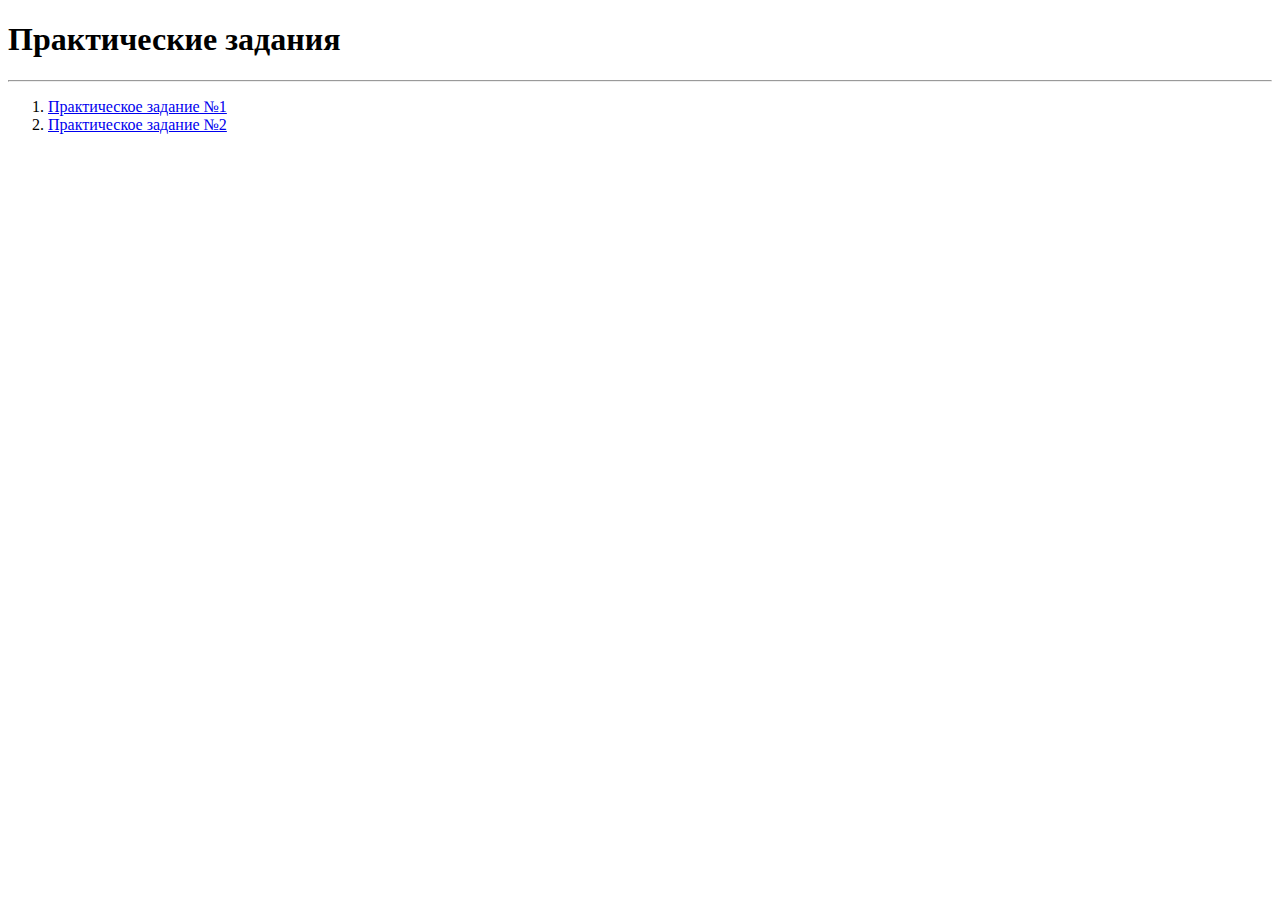
<file: index.html>
<!DOCTYPE html>
<html lang="en">
<head>
    <meta charset="UTF-8">
    <meta name="viewport" content="width=device-width, initial-scale=1.0">
    <title>Практические задания</title>
</head>
<body>
  <h1>Практические задания</h1>  
  <hr>
  <ol>
    <li> <a href="task1.html">Практическое задание №1</a></li>
    <li> <a href="task2.html">Практическое задание №2</a></li>
  </ol>
</body>
</html>
</file>
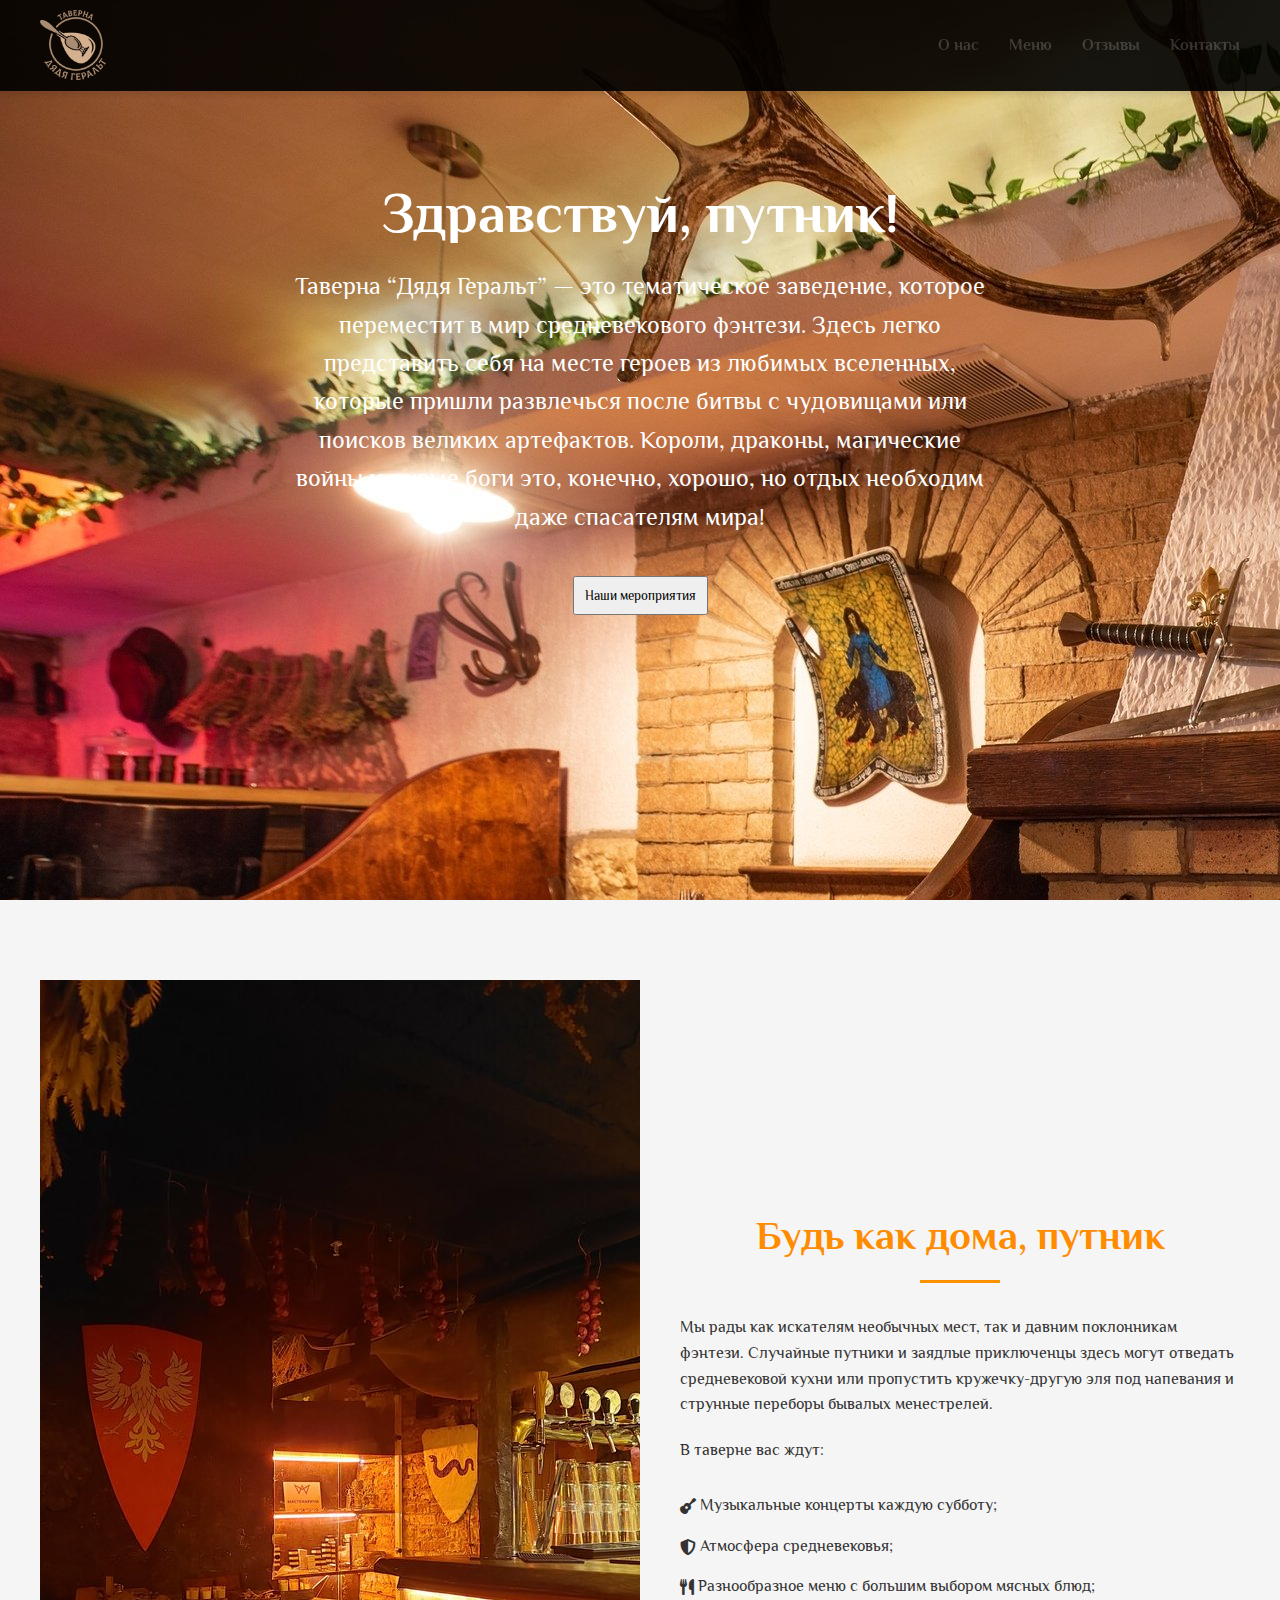
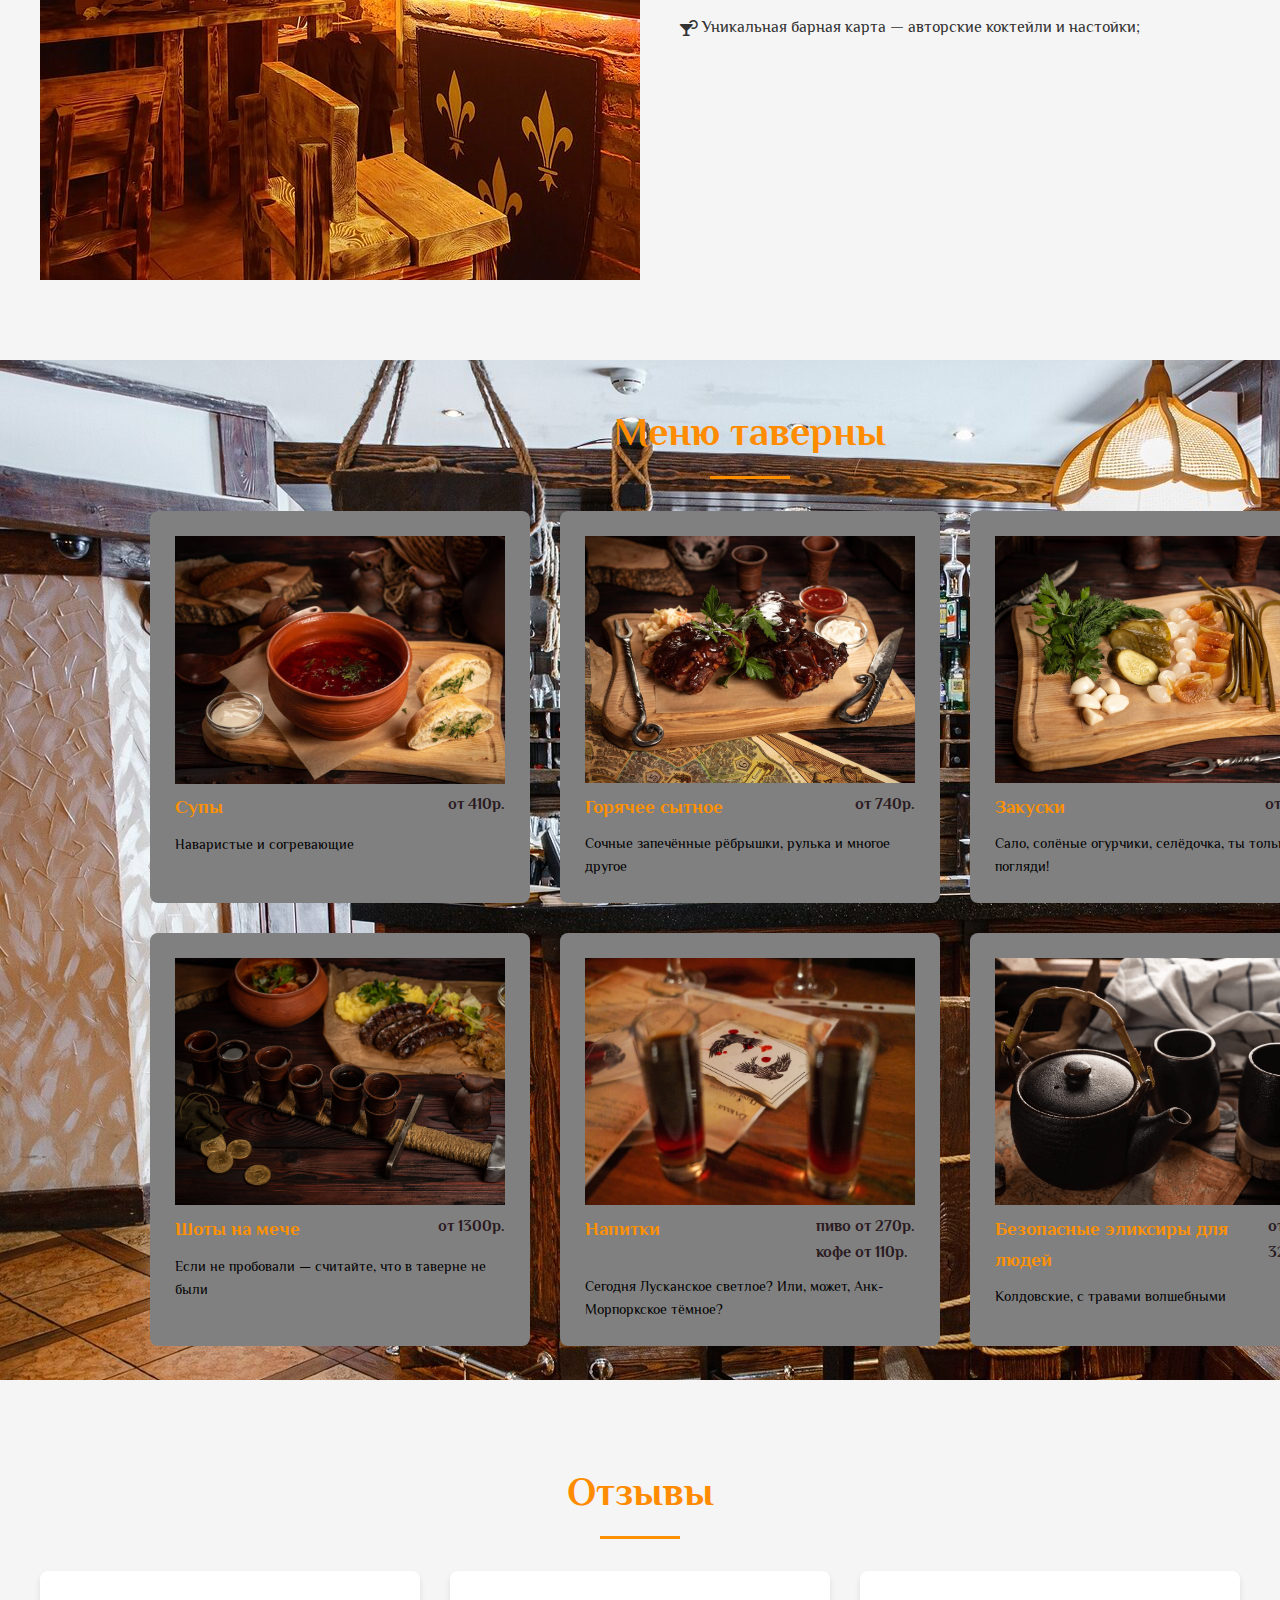
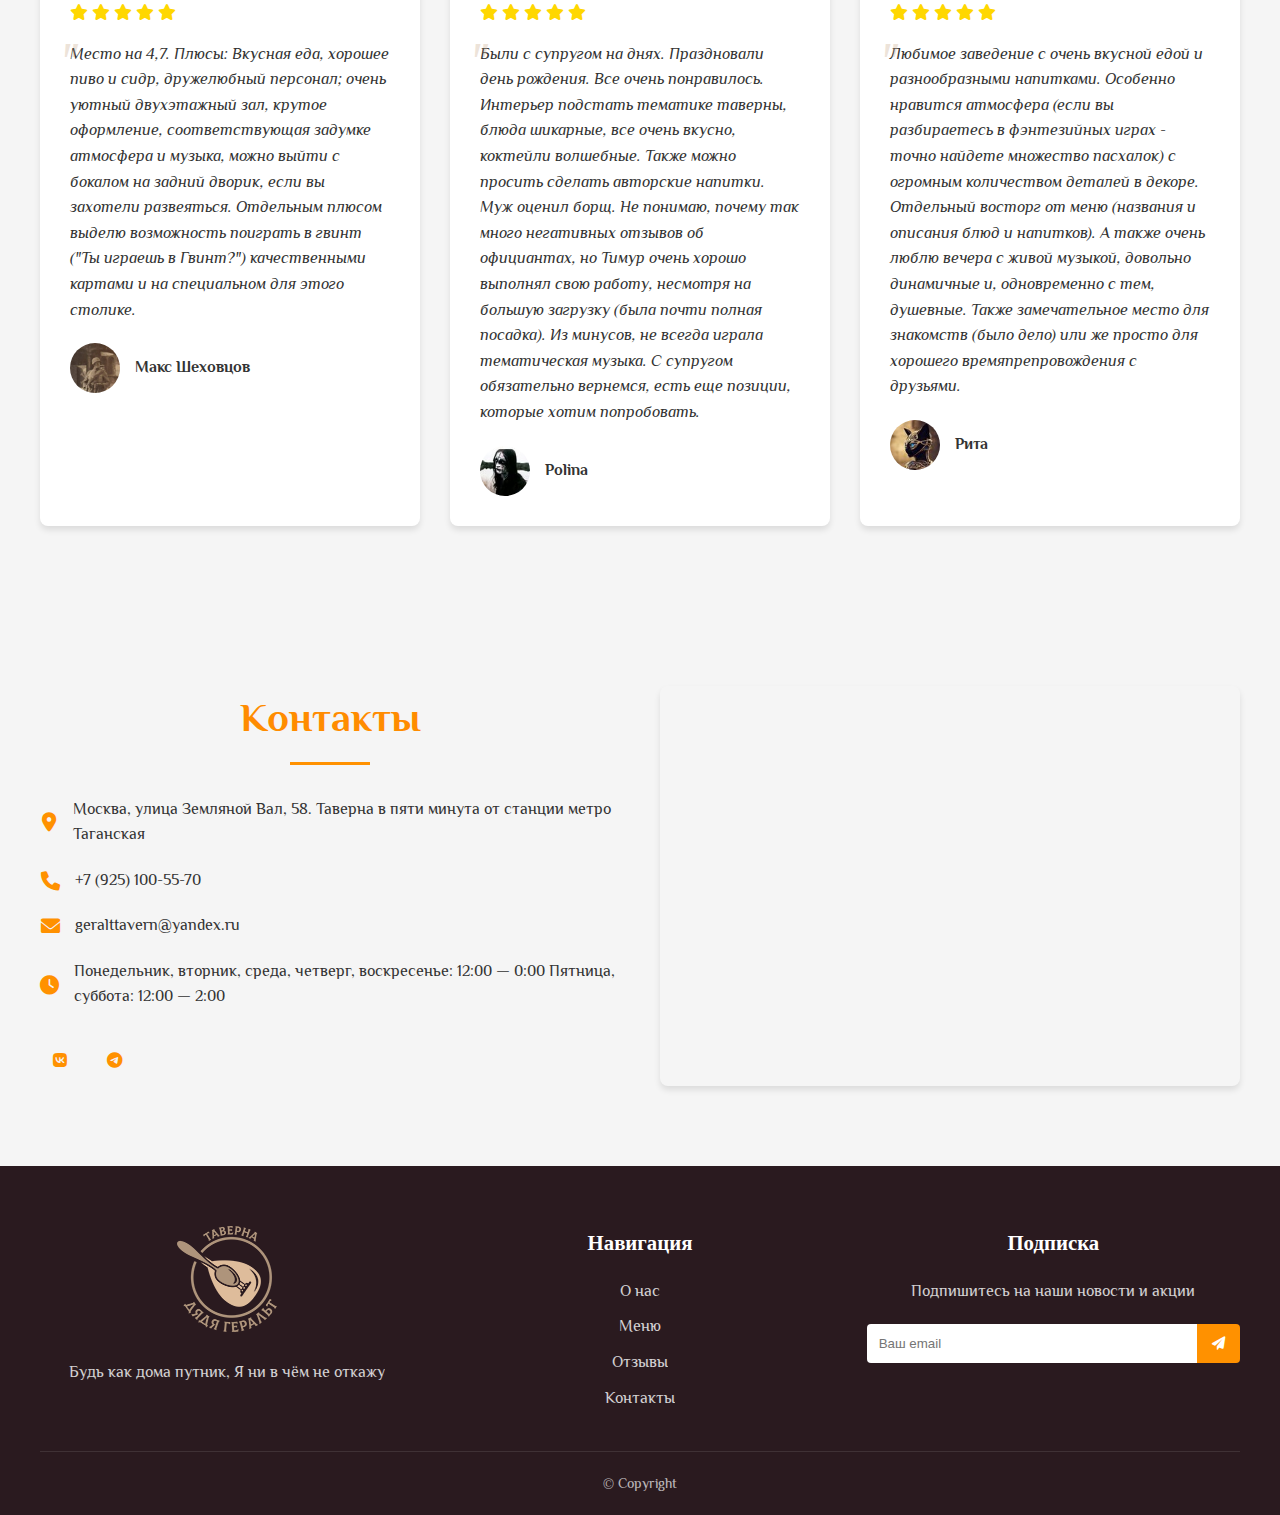
<file: final.html>
<!DOCTYPE html>
<html lang="ru">

<head>
    <meta charset="UTF-8">
    <meta name="viewport" content="width=device-width, initial-scale=1.0">
    <title>Главная - Таверна "Дядя Геральт"</title>
    <link href="https://fonts.googleapis.com/css2?family=Inter:ital,opsz,wght@0,14..32,100..900;1,14..32,100..900&family=Noto+Color+Emoji&family=Philosopher:ital,wght@0,400;0,700;1,400;1,700&family=Poppins:ital,wght@0,100;0,200;0,300;0,400;0,500;0,600;0,700;0,800;0,900;1,100;1,200;1,300;1,400;1,500;1,600;1,700;1,800;1,900&display=swap" rel="stylesheet">
    <link rel="stylesheet" href="https://cdnjs.cloudflare.com/ajax/libs/font-awesome/6.0.0-beta3/css/all.min.css">
    <link rel="stylesheet" href="css/reset.css">
    <link rel="stylesheet" href="css/styles.css">
</head>

<body>
    
    <nav class="navigation">
    <div class="container">
        <button class="close">Закрыть</button>
                <h2 class="section-title">Мероприятия</h2>
                <div class="menu__content active" id="">
                    <div class="menu__grid">
                        <div class="menu-item">
                            <div class="menu-item__header">
                                <h3 class="menu-item__title">Концерты</h3>
                                <span class="menu-item__price"><img src="images/mer1.jpg" alt="" width="150px"></span>
                            </div>
                            <p class="menu-item__description">Живая музыка
                            от средневековья до фолк-рока </p>
                        </div>
                        <div class="menu-item">
                            <div class="menu-item__header">
                                <h3 class="menu-item__title">Тематические недели</h3>
                                <span class="menu-item__price"><img src="images/mer2.jpg" alt="" width="150px"></span>
                            </div>
                            <p class="menu-item__description">Семидневные экспедиции в знаменитые фэнтези миры</p>
                        </div>
                        <div class="menu-item">
                            <div class="menu-item__header">
                                <h3 class="menu-item__title">Немного <br>волшебства</h3>
                                <span class="menu-item__price"><img src="images/mer3.jpg" alt="" width="150px"></span>
                            </div>
                            <p class="menu-item__description">Чеканные монеты, экстра подачи, бонусы и другое</p>
                        </div>
                    </div>
                </div>

            </div>
</nav>
    <header class="header">
        <div class="container">
            <div class="header__inner">
                <a href="index.html" class="logo"><img class="logoimg" src="icons/logo_3_0.png" alt="">
                <nav class="nav">
                    <ul class="nav__list">
                        <li class="nav__item"><a href="#about__content" class="nav__link">О нас</a></li>
                        <li class="nav__item"><a href="#menu" class="nav__link">Меню</a></li>
                        <li class="nav__item"><a href="#reviews" class="nav__link">Отзывы</a></li>
                        <li class="nav__item"><a href="#contacts" class="nav__link">Контакты</a></li>
                        </nav>                                             
                     </ul>

                <button class="menu-toggle" aria-label="Меню">
                    <span class="menu-toggle__line"></span>
                    <span class="menu-toggle__line"></span>
                    <span class="menu-toggle__line"></span>
                </button>
                
            </div>
        </div>
    </header>

    <main class="main">
        <section class="hero">
            <div class="container">
                <h1 class="hero__title">Здравствуй, путник!</h1>
                <p class="hero__subtitle">
                Таверна “Дядя Геральт” — это тематическое заведение, которое переместит в мир средневекового фэнтези.
                Здесь легко представить себя на месте героев из любимых вселенных, которые пришли развлечься после битвы с чудовищами или поисков великих артефактов. Короли, драконы, магические войны и живые боги это, конечно, хорошо, но отдых необходим даже спасателям мира!
                </p>
                <div class="hero__buttons">
                    <button class="show">Наши мероприятия</button>
                </div>
            </div>
        </section>

        <section id="about" class="about">
            <div class="container">
                <div class="about__inner">
<main>
    <h1 class="page-title"></h1>
    <div class="slider-container">
    <div class="slider">
      <img src="images/tavern.jpeg" alt="">
      <img src="images/tavern2.jpeg" alt="">
      <img src="images/tavern3.jpeg" alt="">
      <img src="images/tavern4.jpeg" alt="">
    </div>
    <button class="prev-button" aria-label="Посмотреть предыдущий слайд">&lt;</button>
    <button class="next-button" aria-label="Посмотреть следующий слайд">&gt</button>
  </div>
  </main>
                    <div id="about__content">
                        <h2 class="section-title">Будь как дома, путник</h2>
                        <p class="about__text">Мы рады как искателям необычных мест, так и давним поклонникам фэнтези. Случайные путники и заядлые приключенцы здесь могут отведать средневековой кухни или пропустить кружечку-другую эля под напевания и струнные переборы бывалых менестрелей.</p>
                        <p class="about__text">В таверне вас ждут:</p>
                        <ul class="about__features">
                            <li class="feature-item">
                                <i class="fa-solid fa-guitar"></i>&nbsp
                                <span>Музыкальные концерты каждую субботу;</span>
                            </li>
                            <li class="feature-item">
                                <i class="fa-solid fa-shield"></i>&nbsp
                                <span>Атмосфера средневековья;</span>
                            </li>
                            <li class="feature-item">
                                <i class="fa-solid fa-utensils"></i>&nbsp
                                <span>Разнообразное меню с большим выбором мясных блюд;</span>
                            </li>
                            <li class="feature-item">
                                <i class="fa-solid fa-martini-glass-citrus"></i>&nbsp
                                <span>Уникальная барная карта —  авторские коктейли
                                и настойки;</span>
                            </li>
                        </ul>
                    </div>
                </div>
            </div>
        </section>

        <section id="menu" class="menu">
            <div class="container">
                <h2 class="section-title">Меню таверны</h2>
                <div class="menu__content active" id="coffee">
                    <div class="menu__grid">
                        <div class="menu-item">
                            <img src="images/menu1.jpg" alt="">
                            <div class="menu-item__header">
                                <h3 class="menu-item__title">Супы</h3>
                                <span class="menu-item__price">от 410р.</span>
                            </div>
                            <p class="menu-item__description">Наваристые и согревающие</p>
                        </div>
                        <div class="menu-item">
                            <img class="menuimg"  src="images/menu2.jpg" alt="">
                            <div class="menu-item__header">
                                <h3 class="menu-item__title">Горячее сытное</h3>
                                <span class="menu-item__price">от 740р.</span>
                            </div>
                            <p class="menu-item__description">Сочные запечённые рёбрышки, рулька и многое другое</p>
                        </div>
                        <div class="menu-item">
                            <img class="menuimg" src="images/menu3.jpg" alt="">
                            <div class="menu-item__header">                               
                                <h3 class="menu-item__title">Закуски</h3>
                                <span class="menu-item__price">от 270р.</span>
                            </div>
                            <p class="menu-item__description">Сало, солёные огурчики, селёдочка, ты только погляди!</p>
                        </div>
                        <div class="menu-item">
                            <img class="menuimg" src="images/menu4.png" alt="">
                            <div class="menu-item__header">
                                <h3 class="menu-item__title">Шоты на мече</h3>
                                <span class="menu-item__price">от 1300р.</span>
                            </div>
                            <p class="menu-item__description">Если не пробовали — считайте, что в таверне не были</p>
                        </div>
                        <div class="menu-item">
                            <img class="menuimg" src="images/menu5.jpg" alt="">
                            <div class="menu-item__header">
                                <h3 class="menu-item__title">Напитки</h3>
                                <span class="menu-item__price">пиво от 270р.<br>кофе от 110р.</span>
                            </div>
                            <p class="menu-item__description">Сегодня Лусканское светлое? Или, может, Анк-Морпоркское тёмное?</p>
                        </div>
                        <div class="menu-item">
                            <img class="menuimg" src="images/menu6.png" alt="">
                            <div class="menu-item__header">
                                <h3 class="menu-item__title">Безопасные эликсиры для людей</h3>
                                <span class="menu-item__price">от 320р.</span>
                            </div>
                            <p class="menu-item__description">Колдовские, с травами волшебными</p>
                        </div>
                    </div>
                </div>

            </div>
        </section>

        <section id="reviews" class="reviews">
            <div class="container">
                <h2 class="section-title">Отзывы</h2>
                <div class="reviews__slider">
                    <div class="review">
                        <div class="review__rating">
                            <i class="fas fa-star"></i>
                            <i class="fas fa-star"></i>
                            <i class="fas fa-star"></i>
                            <i class="fas fa-star"></i>
                            <i class="fas fa-star"></i>
                        </div>
                        <p class="review__text">Место на 4,7.
                        Плюсы:
                        Вкусная еда, хорошее пиво и сидр, дружелюбный персонал; 
                        очень уютный двухэтажный зал, крутое оформление,
                        соответствующая задумке атмосфера и музыка,
                        можно выйти с бокалом на задний дворик, если вы захотели развеяться.
                        Отдельным плюсом выделю возможность поиграть в гвинт ("Ты играешь в Гвинт?") качественными картами и на специальном для этого столике.
                        </p>
                        
                        <div class="review__author">
                            <img src="images/otziv1.jpeg" alt=""
                                class="review__photo">
                            <span class="review__name">Макс Шеховцов</span>
                        </div>
                    </div>
                    <div class="review">
                        <div class="review__rating">
                            <i class="fas fa-star"></i>
                            <i class="fas fa-star"></i>
                            <i class="fas fa-star"></i>
                            <i class="fas fa-star"></i>
                            <i class="fas fa-star"></i>
                        </div>
                        <p class="review__text">Были с супругом на днях. Праздновали день рождения. Все очень понравилось. Интерьер подстать тематике таверны, блюда шикарные, все очень вкусно, коктейли волшебные. Также можно просить сделать авторские напитки. Муж оценил борщ. Не понимаю, почему так много негативных отзывов об официантах, но Тимур очень хорошо выполнял свою работу, несмотря на большую загрузку (была почти полная посадка).
                        Из минусов, не всегда играла тематическая музыка.
                        С супругом обязательно вернемся, есть еще позиции, которые хотим попробовать. </p>
                        <div class="review__author">
                            <img src="images/otziv2.jpeg" alt=""
                                class="review__photo">
                            <span class="review__name">Polina</span>
                        </div>
                    </div>
                    <div class="review">
                        <div class="review__rating">
                            <i class="fas fa-star"></i>
                            <i class="fas fa-star"></i>
                            <i class="fas fa-star"></i>
                            <i class="fas fa-star"></i>
                            <i class="fas fa-star"></i>
                        </div>
                        <p class="review__text">Любимое заведение с очень вкусной едой и разнообразными напитками. Особенно нравится атмосфера (если вы разбираетесь в фэнтезийных играх - точно найдете множество пасхалок) с огромным количеством деталей в декоре. Отдельный восторг от меню (названия и описания блюд и напитков). А также очень люблю вечера с живой музыкой, довольно динамичные и, одновременно с тем, душевные. Также замечательное место для знакомств (было дело) или же просто для хорошего времяпрепровождения с друзьями. </p>
                        <div class="review__author">
                            <img src="images/otziv3.jpeg" alt=""
                                class="review__photo">
                            <span class="review__name">Рита</span>
                        </div>
                    </div>
                </div>
            </div>
        </section>

        <section id="contacts" class="contacts">
            <div class="container">
                <div class="contacts__inner">
                    <div class="contacts__info">
                        <h2 class="section-title">Контакты</h2>
                        <div class="contact-item">
                            <i class="fas fa-map-marker-alt contact-icon"></i>
                            <span>Москва, улица Земляной Вал, 58.
                            Таверна в пяти минута от станции метро Таганская</span>
                        </div>
                        <div class="contact-item">
                            <i class="fas fa-phone contact-icon"></i>
                            <span>+7 (925) 100-55-70</span>
                        </div>
                        <div class="contact-item">
                            <i class="fas fa-envelope contact-icon"></i>
                            <span>geralttavern@yandex.ru</span>
                        </div>
                        <div class="contact-item">
                            <i class="fas fa-clock contact-icon"></i>
                            <span>Понедельник, вторник, среда, четверг, воскресенье: 12:00 — 0:00
                            Пятница, суббота: 12:00 — 2:00
                        </span>
                        </div>
                        <div class="social-links">
                            <a href="https://vk.com/geralt_tavern" class="social-link" aria-label="VK"><i class="fab fa-vk"></i></a>
                            <a href="https://t.me/geralttavern" class="social-link" aria-label="Telegram"><i
                                    class="fab fa-telegram-plane"></i></a>
                        </div>
                    </div>
                    <div class="contacts__map">
                        <iframe
                            src="https://yandex.ru/map-widget/v1/?ll=37.655066%2C55.747345&z=19"
                            width="100%" height="100%" style="border:0;" allowfullscreen="" loading="lazy"></iframe>
                    </div>
                </div>
            </div>
        </section>
    </main>

    <footer class="footer">
        <div class="container">
            <div class="footer__inner">
                <div class="footer__logo">
                    <a href="#" class="logo"><img src="icons/logo_3_0.png " alt=""></a>
                    <p class="footer__text">Будь как дома путник,
                    Я ни в чём не откажу</p>
                </div>
                <div class="footer__nav">
                    <h3 class="footer__title">Навигация</h3>
                    <ul class="footer__list">
                        <li><a href="#about__content" class="footer__link">О нас</a></li>
                        <li><a href="#menu" class="footer__link">Меню</a></li>
                        <li><a href="#reviews" class="footer__link">Отзывы</a></li>
                        <li><a href="#contacts" class="footer__link">Контакты</a></li>
                    </ul>
                </div>
                <div class="footer__subscribe">
                    <h3 class="footer__title">Подписка</h3>
                    <p class="footer__text">Подпишитесь на наши новости и акции</p>
                    <form class="subscribe-form">
                        <input type="email" placeholder="Ваш email" class="subscribe-input">
                        <button type="submit" class="subscribe-btn"><i class="fas fa-paper-plane"></i></button>
                    </form>
                </div>
            </div>
            <div class="footer__bottom">
                <p class="footer__copyright">© Copyright</p>
            </div>
        </div>
    </footer>

    <script>



        const show = document.querySelector('.show');
        const cl = document.querySelector('.close');
        let out = document.querySelector('.main');
        let nav = document.querySelector('.navigation');
        show.addEventListener('click', ()=>{
        
                nav.style.left ="0%";
                nav.style.opacity = "90%";
                nav.style.zIndex = "1010";

            })

        cl.addEventListener('click', ()=>{
        
                nav.style.left ="-200%";
                nav.style.opacity = "0%";
                nav.style.zIndex ="-1010";

            })



            // Получаем элементы слайдера
const slider = document.querySelector('.slider');
const prevButton = document.querySelector('.prev-button');
const nextButton = document.querySelector('.next-button');
const slides = Array.from(slider.querySelectorAll('img'));
const slideCount = slides.length;
let slideIndex = 0;

// Устанавливаем обработчики событий для кнопок
prevButton.addEventListener('click', showPreviousSlide);
nextButton.addEventListener('click', showNextSlide);

// Функция для показа предыдущего слайда
function showPreviousSlide() {
  slideIndex = (slideIndex - 1 + slideCount) % slideCount;
  updateSlider();
}

// Функция для показа следующего слайда
function showNextSlide() {
  slideIndex = (slideIndex + 1) % slideCount;
  updateSlider();
}

// Функция для обновления отображения слайдера
function updateSlider() {
  slides.forEach((slide, index) => {
    if (index === slideIndex) {
      slide.style.display = 'block';
    } else {
      slide.style.display = 'none';
    }
  });
}

// Инициализация слайдера
updateSlider();


   

    </script>



</body>

</html>
</file>
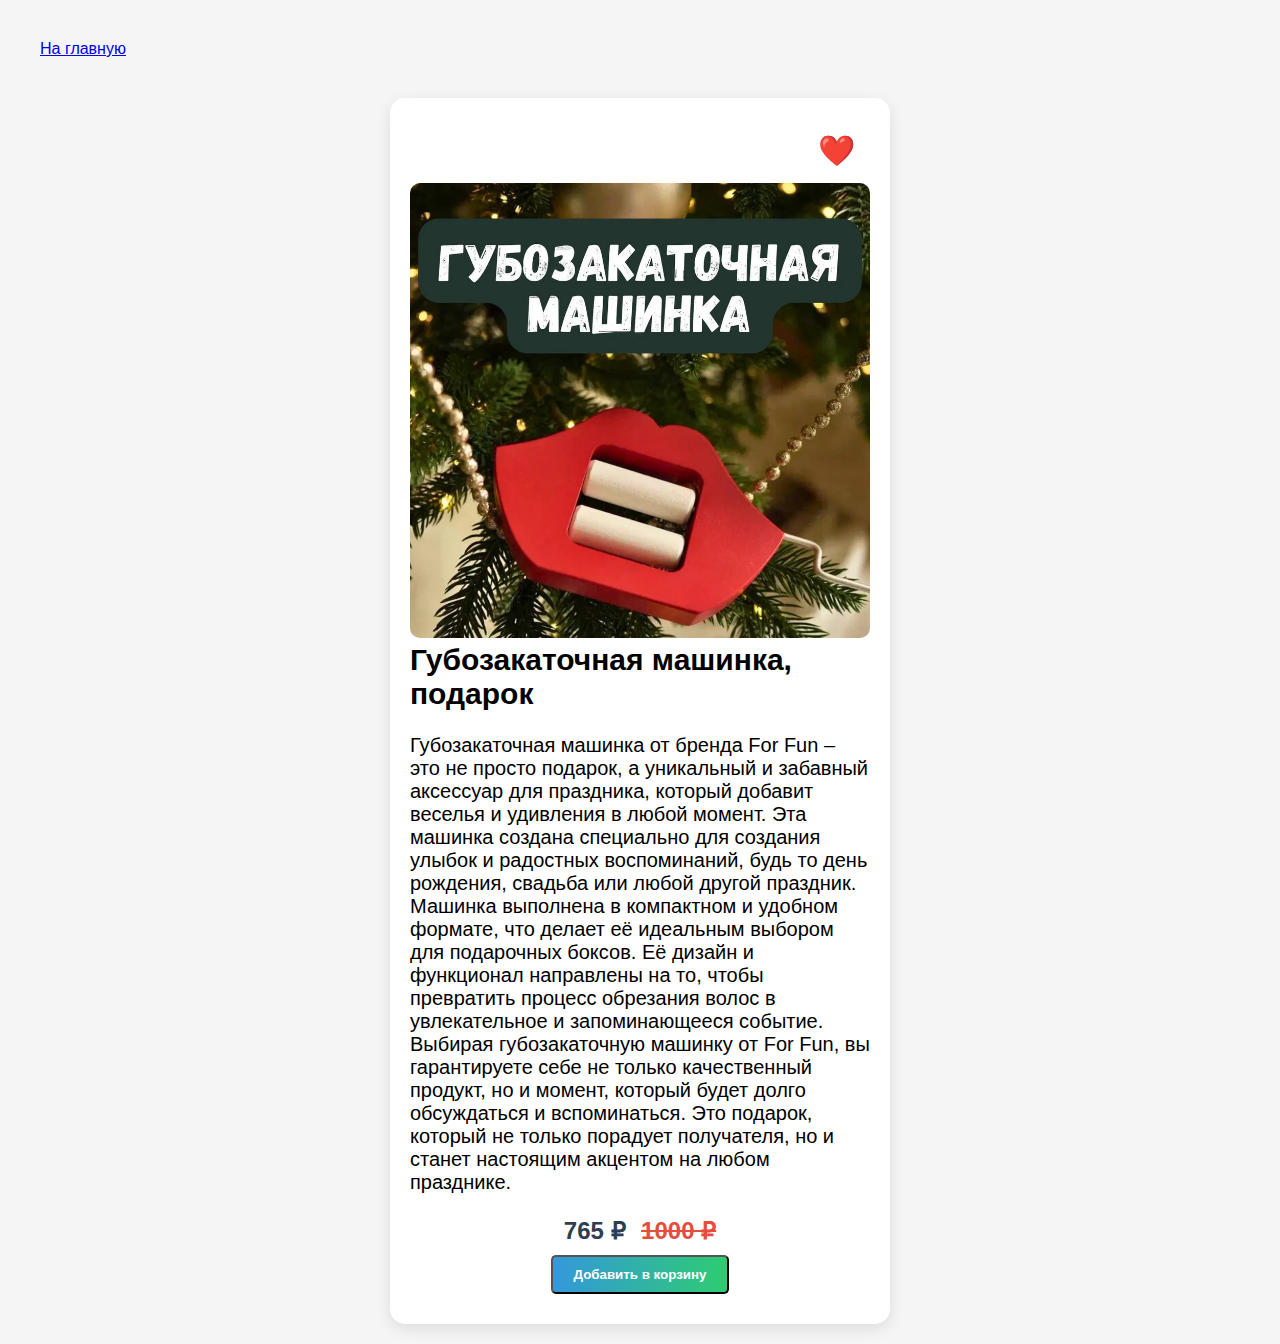
<file: task2.html>
<!DOCTYPE html>
<html lang="en">
<head>
    <meta charset="UTF-8">
    <meta name="viewport" content="width=device-width, initial-scale=1.0">
    <title>Document</title>
    <link rel="stylesheet" href="task2.css">
    <link href="https://fonts.googleapis.com/css2?family=Noto+Color+Emoji&display=swap" rel="stylesheet">
</head>
<body>
    <a class="to_main" href="index.html">На главную</a>
    <div class="card">
    <span class="favourite">❤</span>
    <img src="Без имени.png" width="500" alt="Изображение не найдено">
    <h2>Губозакаточная машинка, подарок</h2> <br>
    <p>Губозакаточная машинка от бренда For Fun – это не просто подарок, а уникальный и забавный аксессуар для праздника, который добавит веселья и удивления в любой момент. Эта машинка создана специально для создания улыбок и радостных воспоминаний, будь то день рождения, свадьба или любой другой праздник.
Машинка выполнена в компактном и удобном формате, что делает её идеальным выбором для подарочных боксов. Её дизайн и функционал направлены на то, чтобы превратить процесс обрезания волос в увлекательное и запоминающееся событие.
Выбирая губозакаточную машинку от For Fun, вы гарантируете себе не только качественный продукт, но и момент, который будет долго обсуждаться и вспоминаться. Это подарок, который не только порадует получателя, но и станет настоящим акцентом на любом празднике.</p> <br>
<div class="price">
    <span class="price1">765 ₽</span>
    <span class="price2">1000 ₽</span>
</div>

<button>Добавить в  корзину</button>
</div>
</body>
</html>
</file>
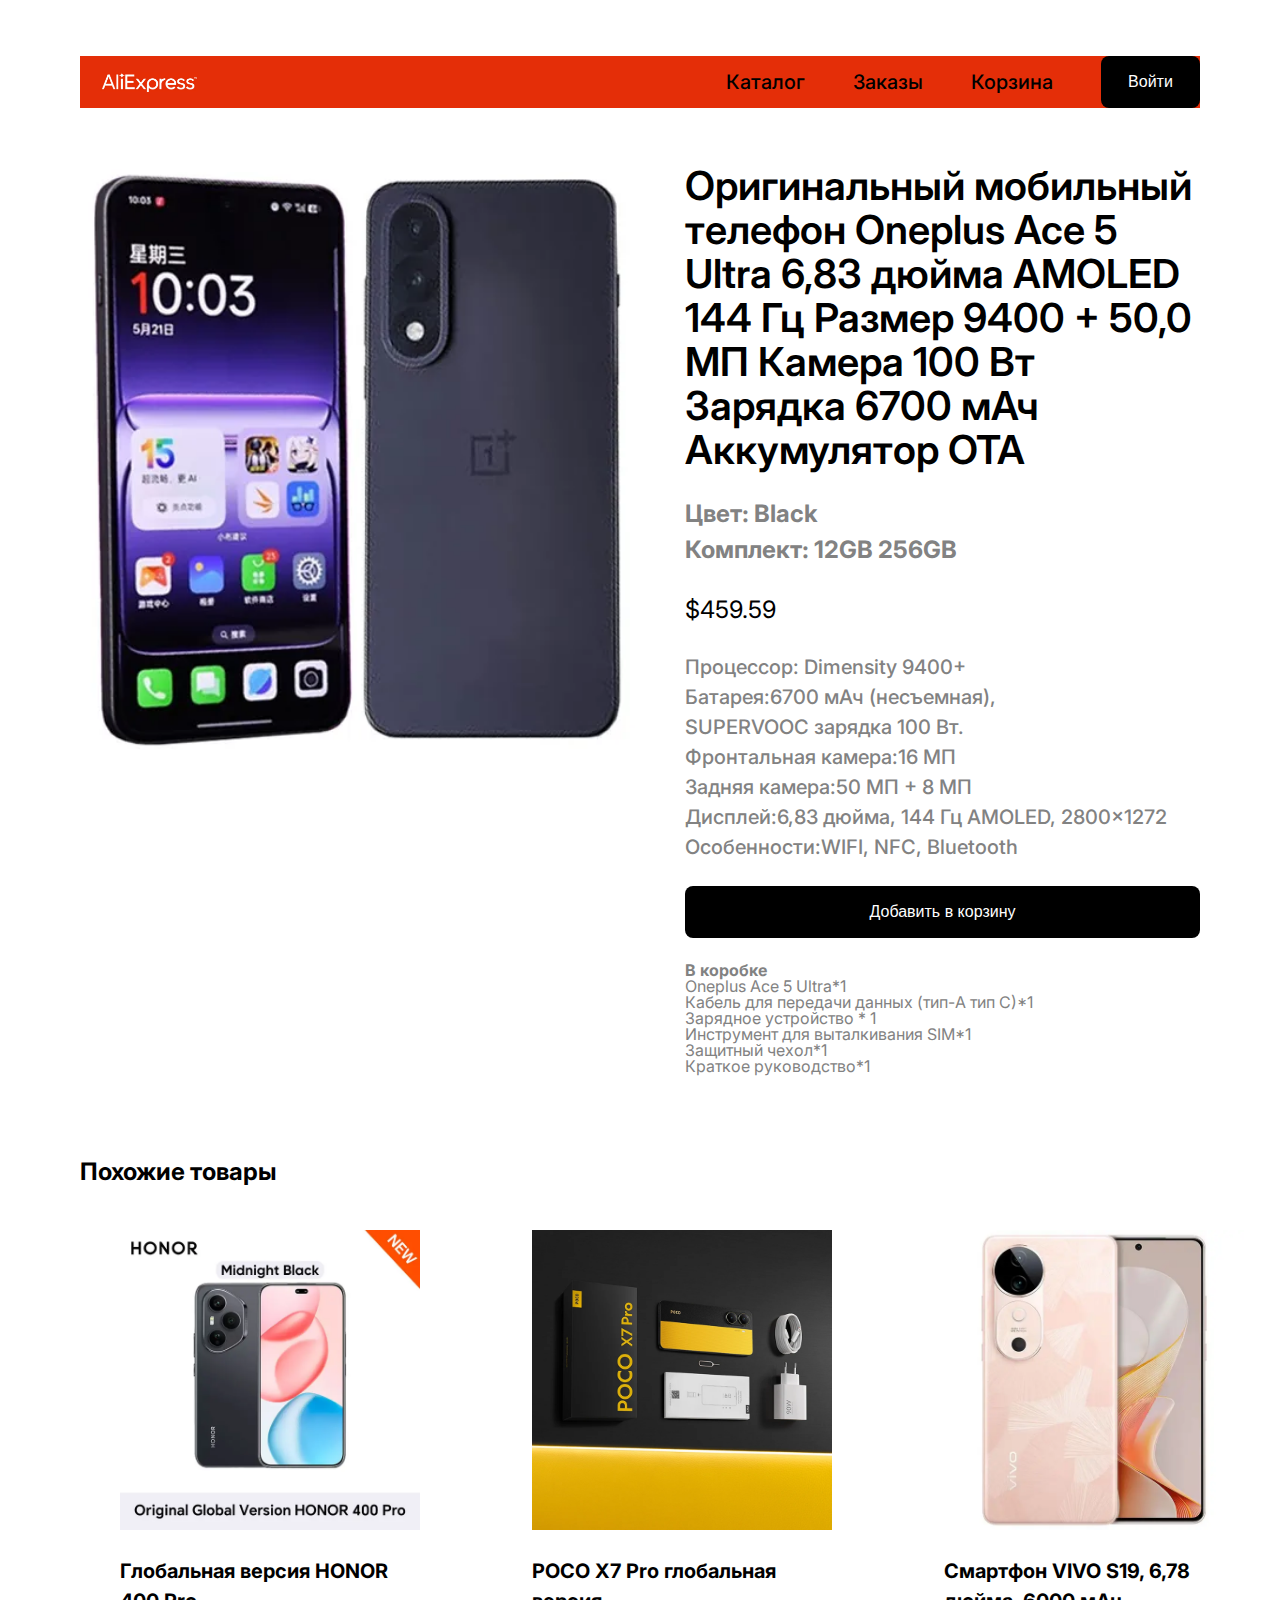
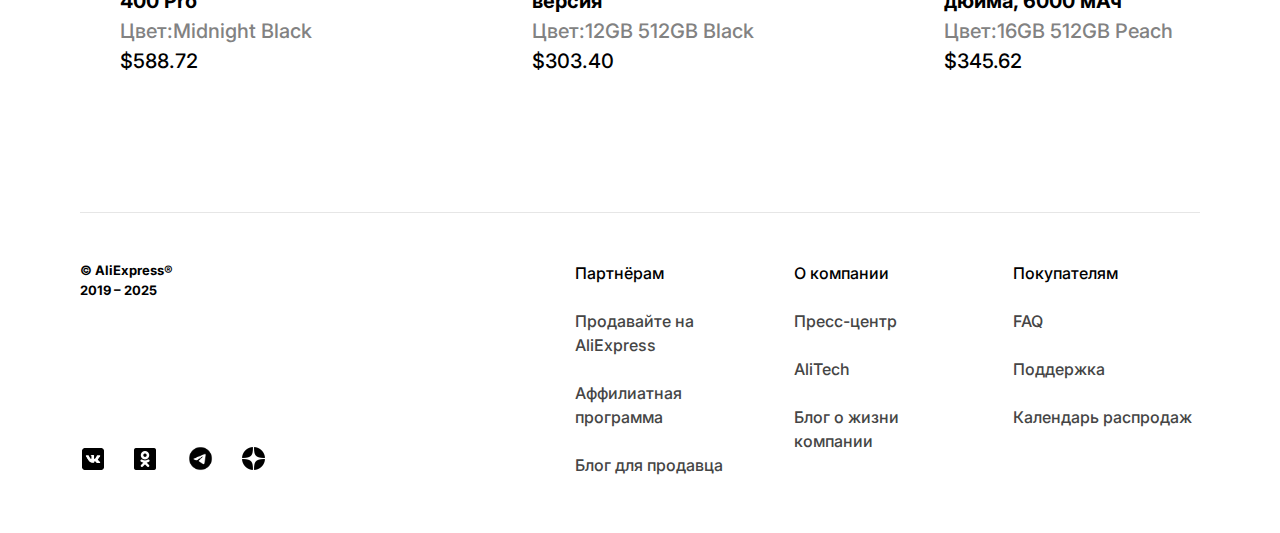
<file: task3.html>
<!DOCTYPE html>
<html lang="en">
<head>
    <meta charset="UTF-8">
    <meta name="viewport" content="width=device-width, initial-scale=1.0">
    <title>Document</title>
    <link rel="stylesheet" href="css/reset.css">
    <link rel="stylesheet" href="css/task3.css">
</head>
<body>
    <header>
        <a class="logo" href="#">
        <img src="images/ali.png" alt="" height="20">
        </a>

        <nav>
            <a href="#">Каталог</a>
            <a href="#">Заказы</a>
            <a href="#">Корзина</a>
            <button>Войти</button>
        </nav>
    </header>

    <main>
        <section class="mproduct">
            <img src="images/OnePlus.png" alt="" height="600">
            <div class="mproddescription">
                <h1>Оригинальный мобильный телефон Oneplus Ace 5 Ultra 6,83 дюйма AMOLED 144 Гц Размер 9400 + 50,0 МП Камера 100 Вт Зарядка 6700 мАч Аккумулятор OTA</h1>
                <h2>Цвет: Black <br>Комплект: 12GB 256GB</h2>
                <p class="mprodprice">$459.59</p>
                <p class="mprodabout">Процессор: Dimensity 9400+ <br>Батарея:6700 мАч (несъемная), <br>SUPERVOOC зарядка 100 Вт. <br>Фронтальная камера:16 МП <br>Задняя камера:50 МП + 8 МП <br>Дисплей:6,83 дюйма, 144 Гц AMOLED, 2800x1272 <br>Особенности:WIFI, NFC, Bluetooth
                </p>
                <button>Добавить в корзину</button>
                <p class="additional-details"><span>В коробке</span> <br>Oneplus Ace 5 Ultra*1 <br>Кабель для передачи данных (тип-A тип C)*1
                <br>Зарядное устройство * 1 <br>Инструмент для выталкивания SIM*1 <br>Защитный чехол*1 <br>Краткое руководство*1
</p>
            </div>
        </section>

        <section class="products">
            <h2>Похожие товары</h2>
            <div class="product-cards">
                <figure class="pcard">
                    <img src="images/Honor.png" alt="" height="300">
                    <figcaption>
                        <h3>Глобальная версия HONOR 400 Pro</h3>
                        <p class="pr_about">Цвет:Midnight Black</p>
                        <p class="pr_price">$588.72</p>
                        </figure>
                <figure class="pcard">
                    <img src="images/Poco.png" alt="" height="300">
                    <figcaption>
                        <h3>POCO X7 Pro глобальная версия</h3>
                        <p class="pr_about">Цвет:12GB 512GB Black</p>
                        <p class="pr_price">$303.40</p>
                        </figure>
                <figure class="pcard">
                    <img src="images/Vivo.png" alt="" height="300">
                    <figcaption>
                        <h3>Смартфон VIVO S19, 6,78 дюйма, 6000 мАч</h3>
                        <p class="pr_about">Цвет:16GB 512GB Peach</p>
                        <p class="pr_price">$345.62</p>
                    </figcaption>
                </figure>
            </div>
        </section>
    </main>

    <footer>
        <div class="footer-info">
            <h2>© AliExpress® <br>2019 – 2025</h2>
            <div class="social-media">
                <a href="#"><img src="icons/icon-vk.png" alt="" height="26"></a>
                <a href="#"><img src="icons/icon-одноклассники.png" alt="" height="30"></a>
                <a href="#"><img src="icons/icon-телеграмм.png" alt="" height="33"></a>
                <a href="#"><img src="icons/icons-дзен.png" alt="" height="25"></a>
            </div>
        </div>
        <div class="footer-links">
            <ul class="footer-links-list">
                <h3>Партнёрам</h3>
                <li><a href="#">Продавайте на AliExpress</a></li>
                <li><a href="#">Аффилиатная программа</a></li>
                <li><a href="#">Блог для продавца</a></li>
            </ul>
            <ul class="footer-links-list">
                <h3>О компании</h3>
                <li><a href="#">Пресс-центр</a></li>
                <li><a href="#">AliTech</a></li>
                <li><a href="#">Блог о жизни компании</a></li>
            </ul>
            <ul class="footer-links-list">
                <h3>Покупателям</h3>
                <li><a href="#">FAQ</a></li>
                <li><a href="#">Поддержка</a></li>
                <li><a href="#">Календарь распродаж</a></li>
            </ul>
        </div>
    </footer>
</body>
</html>
</file>
<file: css/styles.css>
/* Базовые стили */
:root {
    --primary-color: #ff9100;
    --primary-color-hover: #c05a1f;
    --secondary-color: #C4A484;
    --dark-color: #2A1A1F;
    --light-color: #F5F5F5;
    --white-color: #FFFFFF;
    --text-color: #333333;
    --gray-color: #999999;
    --shadow: 0 4px 6px rgba(0, 0, 0, 0.1);
    --transition: all 0.3s ease;
}

* {
    margin: 0;
    padding: 0;
    font-family: "Philosopher", sans-serif;
    box-sizing: border-box;

}


*,
*::after,
*::before {
  box-sizing: inherit;
}

body {
  display: flex;
  flex-direction: column;
  font-size: 16px;
  line-height: 1.2;
  height: 100%;
    line-height: 1.6;
    color: var(--text-color);
    background-color: var(--light-color);
}

.container {
  width: 100%;
  max-width: 1000px;
  margin: 0 auto;
  height: 100%;
  padding: 0 15px;
}

.logo {
  text-decoration: none;
  color: #fff;
  font-size: 2px;
  font-weight: bold;
  align-items: center;
}


.logoimg{
    left: 10p;
    height: 70px;
}

.menu > li > a {
  text-decoration: none;
}

.navbar__wrap .menu {
  display: flex;
}

.navbar__wrap .menu > li {
  display: flex;
  align-items: stretch;
}

.navbar__wrap .menu > li > a {
  display: flex;
  align-items: center;
  padding: 0 20px;
  color: rgba(255, 255, 255, 0.7);
}

.navbar__wrap .menu > li > a:hover {
  color: rgba(255, 255, 255, 1);
}



h1, h2, h3, h4 {
    font-weight: 700;
}

.container {
    /* color: black; */
    width: 100%;
    max-width: 1200px;
    margin: 0 auto;
    padding: 0 20px;
}

img {
    max-width: 100%;
    height: auto;
}

a {
    text-decoration: none;
    color: inherit;
}

ul {
    list-style: none;
}

.btn {
    display: inline-block;
    padding: 12px 14px;
    border-radius: 4px;
    font-weight: 600;
    text-align: center;
    cursor: pointer;
    transition: var(--transition);
    border: none;
    font-size: 1rem;
}

.btn--primary {
    background-color: var(--primary-color);
    color: var(--white-color);
}

.btn--primary:hover {
    background-color: #5a3d2c;
    transform: translateY(-2px);
    box-shadow: var(--shadow);
}

.btn--outline {
    background-color: transparent;
    color: var(--white-color);
    border: 2px solid var(--white-color);
}

.btn--outline:hover {
    background-color: rgba(255, 255, 255, 0.1);
    transform: translateY(-2px);
}

.section-title {
    font-size: 2.5rem;
    margin-bottom: 2rem;
    text-align: center;
    color: darkorange;
    position: relative;
    padding-bottom: 15px;
}

.section-title::after {
    content: '';
    position: absolute;
    bottom: 0;
    left: 50%;
    transform: translateX(-50%);
    width: 80px;
    height: 3px;
    background-color: var(--primary-color);
}

/* Шапка */
.header {
    background-color: black;
    opacity: 90%;
    box-shadow: var(--shadow);
    position: fixed;
    width: 100%;
    top: 0;
    left: 0;
    z-index: 1000;
}

.header__inner {
    width: 100%;
    display: flex;
    justify-content: space-between;
    align-items: center;
    padding: 10px 0;
}

.logo {
    text-align: center;
    font-weight: 700;
    color: var(--dark-color);
    }

.logo span {
    color: var(--primary-color);
}

.nav__list {
    display: flex;
    gap: 30px;
}


.nav__link {
    font-weight: 600;
    position: relative;
    padding: 5px 0;
    transition: var(--transition);
}

.nav__link::after {
    content: '';
    position: absolute;
    bottom: 0;
    left: 0;
    width: 0;
    height: 2px;
    background-color: var(--primary-color);
    transition: var(--transition);
}

.nav__link:hover {
    color: var(--primary-color);
}

.nav__link:hover::after {
    width: 100%;
}

.show{
    cursor: pointer;
    gap: 10px;
    margin: 10px;
    padding: 10px;
    /* right: 20px; */
    /* top: 170px; */

}

.navigation{
    background-color: black;
    opacity: 90%;
    display: flex;
    flex-direction: column;
    padding: 30px 95px;
    width: 800px;
    height: 100vh;
    box-shadow: 0px 0px 5px orange;
    gap: 20px;
    position: absolute;
    left: -100%;
    top: 145px;
    transition:  1s ease-in-out;
}

.menu-toggle {
    display: none;
    background: none;
    border: none;
    cursor: pointer;
    padding: 10px;
    z-index: 1001;
}

.menu-toggle__line {
    display: block;
    width: 25px;
    height: 2px;
    background-color: var(--dark-color);
    margin: 5px 0;
    transition: var(--transition);
}

/* Герой */
.hero {
    background-image: url(../images/background.jpg);
    @media only screen and (min-width: 2560px) {
  
    background-image: url(../images/background1.jpg);}
    /* background: linear-gradient(rgba(42, 26, 31, 0.7), rgba(42, 26, 31, 0.7)), url('Ссылка на изображение') no-repeat center center/cover; */
      width: auto;
  /* max-width: 1080px; */
  margin: 0 auto;
  height: 80vh;
    color: var(--white-color);
    display: flex;
    align-items: center;
    text-align: center;
    padding-top: 180px;
}

.hero__title {
    font-size: 3.5rem;
    margin-bottom: 20px;
    line-height: 1.2;
}

.hero__subtitle {
    font-size: 1.5rem;
    margin-bottom: 30px;
    max-width: 700px;
    margin-left: auto;
    margin-right: auto;
}

.hero__buttons {
    display: flex;
    gap: 20px;
    justify-content: center;
}

/* О нас */
.about {
    padding: 80px 0;
}

.about__inner {
    display: grid;
    grid-template-columns: 1fr 1fr;
    gap: 40px;
    align-items: center;
}

.about__image {
    border-radius: 8px;
    overflow: hidden;
    box-shadow: var(--shadow);
}

.about__image img {
    width: 100%;
    height: 100%;
    object-fit: cover;
    transition: var(--transition);
}

.about__image:hover img {
    transform: scale(1.05);
}

.about__text {
    margin-bottom: 20px;
}

.about__features {
    margin-top: 30px;
}

.feature-item {
    display: flex;
    align-items: center;
    margin-bottom: 15px;
}

.feature-icon {
    margin-right: 15px;
    color: var(--primary-color);
    font-size: 1.2rem;
}

/* Меню */
.menu {
    background-image: url(../images/menu.jpg);
    height: 760px;
    width: 1500px;
    margin: 0 auto; 
    padding: 40px 0px 220px 0px;
    background-color: var(--white-color);
}


.menu__tabs {
    display: flex;
    justify-content: center;
    margin-bottom: 30px;
    gap: 10px;
}

.tab-btn {
    padding: 10px 20px;
    background: none;
    border: none;
    border-bottom: 2px solid transparent;
    font-family: 'Raleway', sans-serif;
    font-weight: 600;
    font-size: 1rem;
    cursor: pointer;
    transition: var(--transition);
    color: var(--gray-color);
}

.tab-btn.active {
    color: var(--primary-color);
    border-bottom-color: var(--primary-color);
}

.tab-btn:hover {
    color: var(--primary-color);
}

.menu__content {
    display: none;
}

.menu__content.active {
    display: block;
}

.menu__grid {
    margin: 0 auto;
    display: grid;
    grid-template-columns: repeat(auto-fit, minmax(300px, 1fr));
    gap: 30px;
}

.menu-item {
    background-color:gray ;
    padding: 25px;
    border-radius: 8px;
    transition: var(--transition);
}


.menu-item:hover {
    transform: translateY(-5px);
    box-shadow: var(--shadow);
}

.menu-item__header {
    display: flex;
    justify-content: space-between;
    margin-bottom: 10px;
}

.menu-item__title {
    font-size: 1.2rem;
    color: var(--primary-color);
}

.menu-item:hover {
    cursor: pointer;
}

.menu-item__price {
    font-weight: 700;
    color: var(--dark-color);
}

.menu-item__description {
    color: black;
    font-size: 0.9rem;
}

/* Отзывы */
.reviews {
    padding: 80px 0;
    background-color: var(--light-color);
}

.reviews__slider {
    display: grid;
    grid-template-columns: repeat(auto-fit, minmax(300px, 1fr));
    gap: 30px;
}

.review {
    background-color: var(--white-color);
    padding: 30px;
    border-radius: 8px;
    box-shadow: var(--shadow);
    transition: var(--transition);
}

.review:hover {
    transform: translateY(-5px);
}

.review__rating {
    color: #FFD700;
    margin-bottom: 15px;
}

.review__text {
    font-style: italic;
    margin-bottom: 20px;
    position: relative;
}

.review__text::before {
    content: '"';
    font-size: 3rem;
    color: var(--secondary-color);
    position: absolute;
    top: -20px;
    left: -10px;
    opacity: 0.3;
}

.review__author {
    cursor: pointer;
    display: flex;
    align-items: center;
}

.review__photo {
    width: 50px;
    height: 50px;
    border-radius: 50%;
    object-fit: cover;
    margin-right: 15px;
}

.review__name {
    font-weight: 600;
}

/* Контакты */
.contacts {
    padding: 80px 0;
}

.contacts__inner {
    display: grid;
    grid-template-columns: 1fr 1fr;
    gap: 40px;
}

.contact-item {
    display: flex;
    align-items: center;
    margin-bottom: 20px;
}

.contact-icon {
    margin-right: 15px;
    color: var(--primary-color);
    font-size: 1.2rem;
    width: 20px;
    text-align: center;
}

.contacts__map {
    height: 400px;
    border-radius: 8px;
    overflow: hidden;
    box-shadow: var(--shadow);
}

.social-links {
    display: flex;
    gap: 15px;
    margin-top: 30px;
}

.social-link {
    display: flex;
    align-items: center;
    justify-content: center;
    width: 40px;
    height: 40px;
    border-radius: 50%;
    background-color: var(--light-color);
    color: var(--primary-color);
    transition: var(--transition);
}

.social-link:hover {
    background-color: var(--primary-color);
    color: var(--white-color);
    transform: translateY(-3px);
}

/* Подвал */
.footer {
    text-align: center;
    background-color: var(--dark-color);
    color: var(--white-color);
    padding: 60px 0 20px;
}

.footer__inner {
    display: grid;
    grid-template-columns: repeat(auto-fit, minmax(250px, 1fr));
    gap: 40px;
    margin-bottom: 40px;
}

.footer__logo .logo {
    
    color: var(--white-color);
}

.footer__logo .logo span {
    color: var(--secondary-color);
}

.footer__text {
    margin-top: 20px;
    opacity: 0.8;
    line-height: 1.6;
}

.footer__title {
    font-size: 1.3rem;
    margin-bottom: 20px;
    font-family: 'Playfair Display', serif;
}

.footer__list {
    display: flex;
    flex-direction: column;
    gap: 10px;
}

.footer__link {
    opacity: 0.8;
    transition: var(--transition);
}

.footer__link:hover {
    opacity: 1;
    color: var(--secondary-color);
}

.subscribe-form {
    display: flex;
    margin-top: 20px;
}

.subscribe-input {
    flex: 1;
    padding: 12px;
    border: none;
    border-radius: 4px 0 0 4px;
    font-family: 'Raleway', sans-serif;
}

.subscribe-input:focus {
    outline: none;
    box-shadow: 0 0 0 2px var(--secondary-color);
}

.subscribe-btn {
    background-color: var(--primary-color);
    color: var(--white-color);
    border: none;
    border-radius: 0 4px 4px 0;
    padding: 0 15px;
    cursor: pointer;
    transition: var(--transition);
}

.subscribe-btn:hover {
    background-color: var(--secondary-color);
}

.footer__bottom {
    padding-top: 20px;
    border-top: 1px solid rgba(255, 255, 255, 0.1);
    text-align: center;
}

.footer__copyright {
    opacity: 0.7;
    font-size: 0.9rem;
}

/* Адаптивность */
@media (max-width: 992px) {
    .section-title {
        font-size: 2rem;
    }
    
    .hero__title {
        font-size: 2.8rem;
    }
    
    .hero__subtitle {
        font-size: 1.3rem;
    }
    
    .about__inner {
        grid-template-columns: 1fr;
    }
    
    .about__image {
        order: -1;
    }
}

@media (max-width: 768px) {
    .nav {
        position: fixed;
        top: 80px;
        left: -200%;
        width: 80%;
        height: calc(100vh - 80px);
        background-color: var(--white-color);
        box-shadow: var(--shadow);
        transition: var(--transition);
        z-index: 999;
        flex-direction: column;
        padding: 30px;
    }
    
    .nav.active {
        left: 0;
    }
    
    .nav__list {
        flex-direction: column;
        gap: 20px;
    }
    
    .menu-toggle {
        display: block;
    }
    
    .menu-toggle.active .menu-toggle__line:nth-child(1) {
        transform: rotate(45deg) translate(5px, 5px);
    }
    
    .menu-toggle.active .menu-toggle__line:nth-child(2) {
        opacity: 0;
    }
    
    .menu-toggle.active .menu-toggle__line:nth-child(3) {
        transform: rotate(-45deg) translate(7px, -6px);
    }
    
    .hero {
        height: auto;
        padding: 120px 0 80px;
    }
    
    .hero__buttons {
        flex-direction: column;
        gap: 15px;
    }
    
    .contacts__inner {
        grid-template-columns: 1fr;
    }
    
    .contacts__map {
        height: 300px;
    }
}

@media (max-width: 576px) {
    .section-title {
        font-size: 1.8rem;
    }
    
    .hero__title {
        font-size: 2.2rem;
    }
    
    .hero__subtitle {
        font-size: 1.1rem;
    }
    
    .menu__tabs {
        flex-direction: column;
    }
}


    .menuimg{
        height: 247px;
        width: 330px;
    }






.page-title {
  text-align: center;
}

.slider-container {
  position: relative;
  width: 600px;
  height: 900px;
  margin: 0 auto;
  overflow: hidden;
}

.slider {
  display: flex;
  transition: transform 0.5s ease-in-out;
}

.slider img {
  width: 100%;
  height: 1024px;
  object-fit: cover;
}

.prev-button,
.next-button {
  position: absolute;
  top: 50%;
  transform: translateY(-50%);
  width: 50px;
  height: 50px;
  background-color: transparent;
  border: none;
  font-size: 24px;
  color: white;
}


.prev-button:hover{
    opacity: 100%;
}

.next-button:hover{
    opacity: 100%;
}



.prev-button {
    opacity: 1% ;
  left: 10px;
}

.next-button {
    opacity: 1%;
  right: 10px;
}


.close{
    display: flex;
    background-color: black;
    color: gray;
    border: none;
    cursor: pointer;
    gap: 10px;
    margin: 10px;
    padding: 10px;
}
</file>
<file: task2.css>
*{
            margin: 0;
            padding: 0;
            font-family:Arial, Helvetica, sans-serif;
            box-sizing: border-box;
        }

        body{
            background-color: #f5f5f5;
        }

        .to_main{
            display: block;
            margin: 20px;
            padding: 20px;
        }

        .card{
            font-size: 20px;
            max-width: 500px;
            padding: 20px; 
            margin: 20px auto;
            border-radius: 15px;
            background-color: white;
            box-shadow: 0 5px 15px rgba(0, 0, 0, 0.1)   
        }

        .card img{
            max-width: 100%;
            border-radius: 10px;
        }
        
        .card:hover{
        transition: transform 0.3s;
        transform: scale(1.05);
        }

        .favourite{
            font-family: "Noto Color Emoji", sans-serif;
            float: right;
            text-align: right;
            padding: 15px;
            font-size: 1.5em;
            cursor: pointer;
            color: red;
                 
        }

        .price{
            text-align: center;
        }

        .price1{
            color: #2c3e50;
            font-weight: bold;
            font-size: 24px;
            
            
        }
        .price2{
           text-decoration: line-through;
           font-weight: bold;
           font-size: 24px;
           color: #e74c3c;
           margin-left: 10px;
        }

        button{
        background: linear-gradient(to right, #3498db, #2ecc71);
        color: white;
        display: block;
        padding: 10px 20px;
        margin: 10px auto;
        font-weight: bold;
        border-radius: 5px;
        transition: opacity 0.3s;
        }

        button:hover{
        transition: transform 0.3s;
        opacity: 0.8;
        }
</file>
<file: css/task3.css>
@import url('https://fonts.googleapis.com/css2?family=Inter:ital,opsz,wght@0,14..32,100..900;1,14..32,100..900&family=Noto+Color+Emoji&family=Poppins:ital,wght@0,100;0,200;0,300;0,400;0,500;0,600;0,700;0,800;0,900;1,100;1,200;1,300;1,400;1,500;1,600;1,700;1,800;1,900&display=swap');

*{
    box-sizing: border-box;
}

.logo{
    margin: 0px 0px -5px 20px;
}


span{
    font-weight: bold;
}

body{
    font-family: "Inter", sans-serif;
    max-width: 1440px;
    margin: 0 auto;
    padding: 56px 80px;
}

header{
    background-color: #e42e08;
    display: flex;
    justify-content: space-between;
    align-items: center;
}

.logo, header nav a, .mprodabout, .additional_details, .pcard figcaption{
    color: black;
    text-decoration: none;
    font-weight: 500;
    font-size: 20px;
    line-height: 150%;
}

header nav{
    display: flex;
    gap: 48px;
    align-items: center;
}

header button, .mproddescription button{
background: black;
color: white;
width: 99px;
height: 52px;
border-radius: 8px;
border: none;
cursor: pointer;
font-size: 16px;
font-weight: 500;
}

.mproduct{
    margin: 56px 0px 80px;
    display: flex;
    justify-content: space-between;
}

.mproddescription{
    display: flex;
    flex-direction: column;
    gap: 24px;
    max-width: 515px;
}

h1{
    font-size: 40px;
    font-weight: 600;
    line-height: 110%;
}

.mproddescription h2, .mprodprice, .products h2, .footer-info h2{
    font-size: 24px;
    line-height: 150%;
}

.mproddescription h2, .mprodabout, .additional-details, .pr_about{
    color: #828282;
}

.mproddescription button{
    width: unset;
}

.additional-details{
    font-size: 16px;
}

.product-cards {
    margin: 24px 0px 120px;
    display: flex;
    gap: 32px;
}


.pcard{
    flex: auto;
}

.pcard figcaption{
    margin-top: 24px;
}

footer{
    display: flex;
    justify-content: space-between;
    border-top: 1px solid #e6e6e6;
    padding-top: 48px;
}

.footer-links{
    display: flex;
    gap: 32px;
}

.footer-links-list{
    display: flex;
    flex-direction: column;
    gap: 24px;
    width: 187px;
}

.footer-links-list a, .footer-links h3{
    font-weight: 500;
    line-height: 150%;
    color: #454545;
    text-decoration: none;
}

.footer-links h3{
    color: black;
}

.footer-info{
    display: flex;
    justify-content: space-between;
    flex-direction: column;
}

.footer-info h2{
font-size: small;
}


.social-media{
    display: flex;
    align-items: center;
    gap: 24px;
}

.social-media img:hover{
    filter: brightness(50%);
}
</file>
